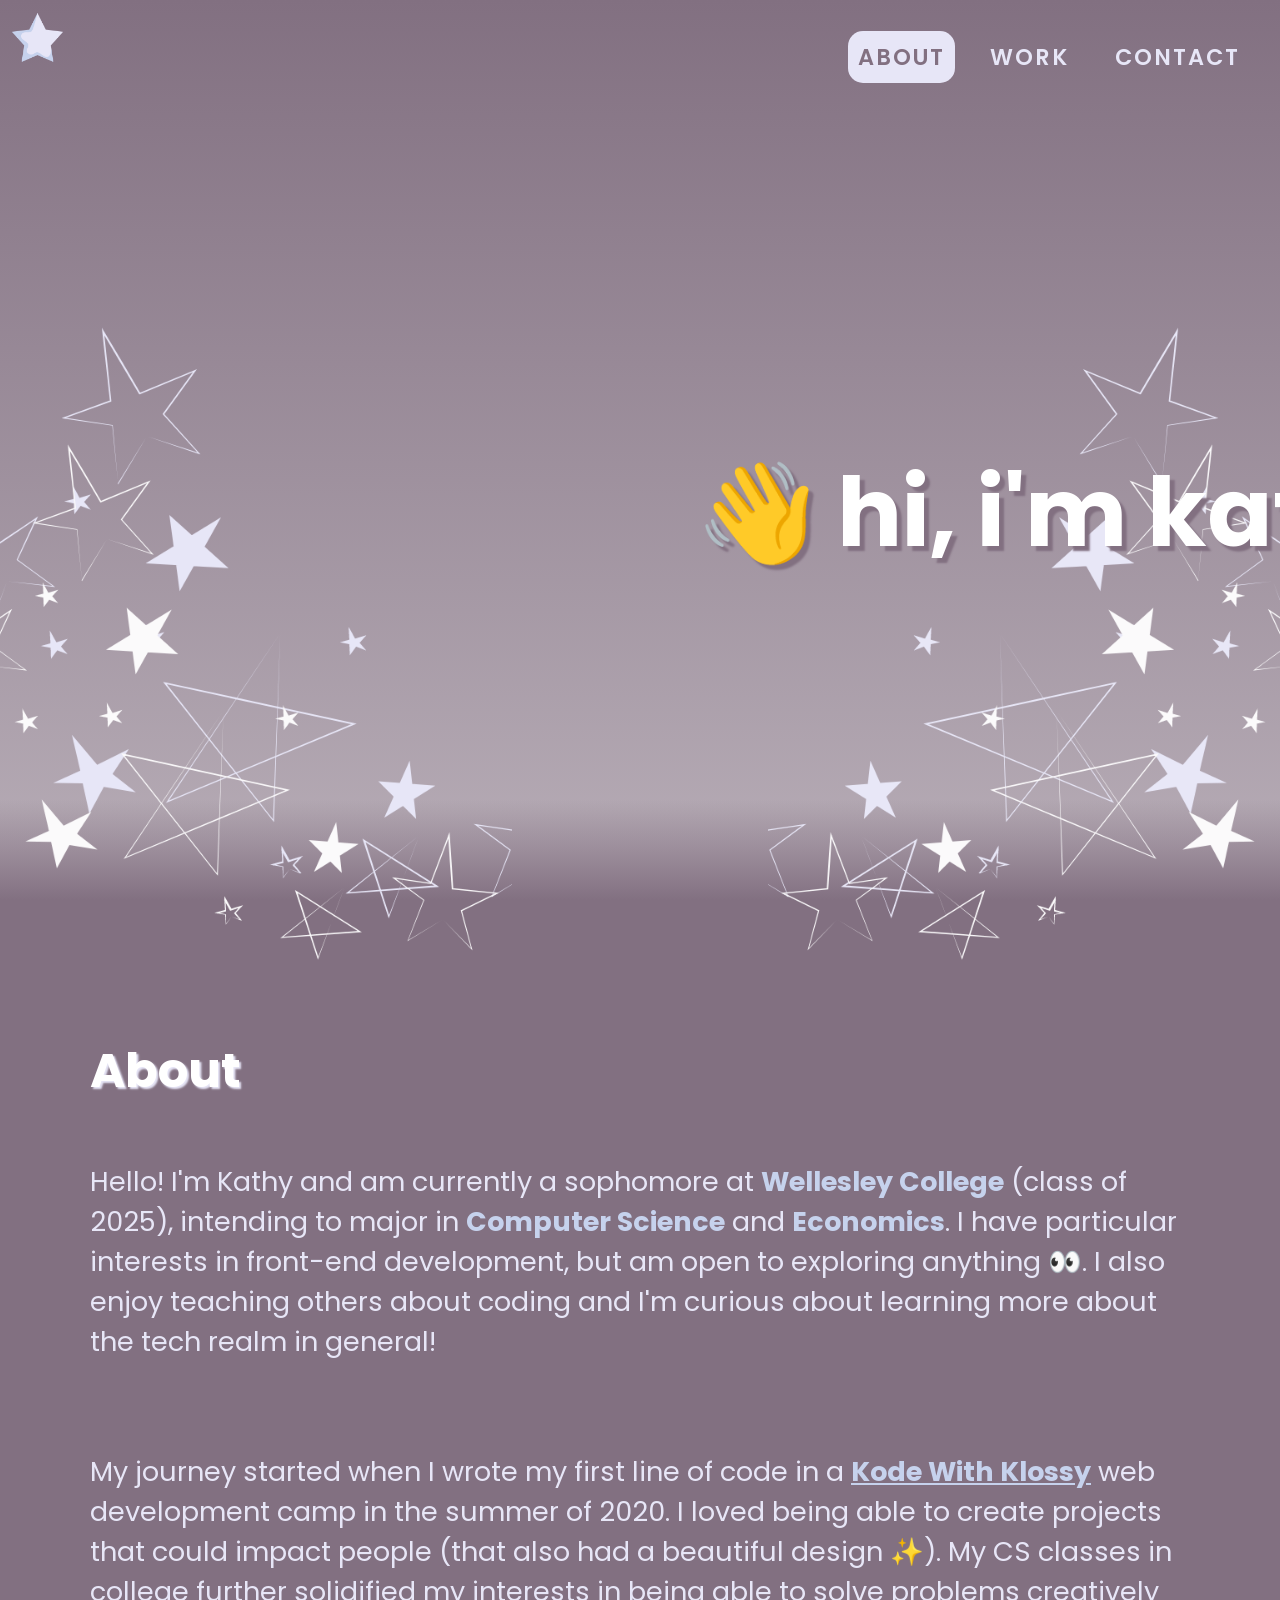
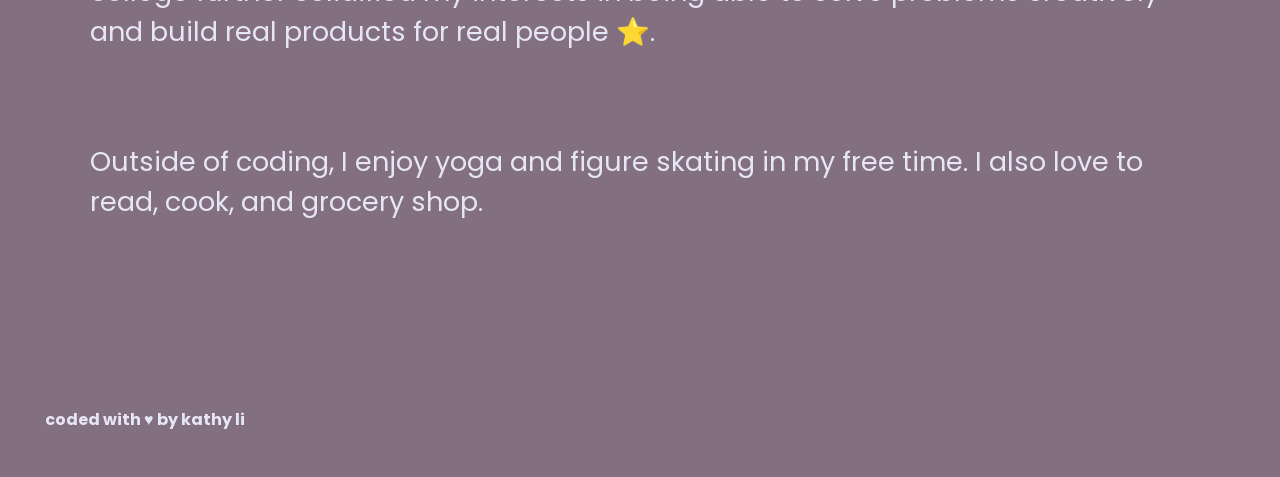
<file: index.html>
<!DOCTYPE html>
<html>

<head>
  <meta charset="utf-8">
  <meta name="viewport" content="width=device-width">
  <title>About</title>
  <link rel="icon" type="image/x-icon" href="starLogo.png">
  <link href="style.css" rel="stylesheet" type="text/css" />

  <link rel="preconnect" href="https://fonts.googleapis.com">
<link rel="preconnect" href="https://fonts.gstatic.com" crossorigin>
<link href="https://fonts.googleapis.com/css2?family=Poppins:wght@400;600&display=swap" rel="stylesheet">

  <script src="https://code.jquery.com/jquery-3.4.1.min.js"></script>

<!--   <meta name="viewport" content="width=device-width,initial-scale=1.0,maximum-scale=1.0,user-scalable=0">  -->
</head>

<body>
  <div class = 'desktop'>

  <header> 
    <a href = 'index.html' class = 'logo'><img src = "starLogo.png" width = "75" height = "75"></a>
    <div class = 'top'>
      <li> <a href = 'index.html' class = "about">About</a></li>
      <li> <a href = 'work.html' class = "other">Work</a></li>
      <li> <a href = 'contact.html' class = "other">Contact</a></li>
    </div>
  </header>

  <section>
    <img src = "starsLeft.png" id = "starLeft">

    <h2 id = "text">👋 hi, i'm kathy</h2>
    <img src = "starsRight.png" id = "starRight">
  </section>
  <div class = "sec">
    <h2>About</h2>
    <p>Hello! I'm Kathy and am currently a sophomore at <mark class = "textColor">Wellesley College</mark> (class of 2025), intending to major in <mark class = "textColor">Computer Science</mark> and <mark class = "textColor">Economics</mark>. I have particular interests in front-end development, but am open to exploring anything 👀. I also enjoy teaching others about coding and I'm curious about learning more about the tech realm in general! 
</p> 
    <p>My journey started when I wrote my first line of code in a <a href = "https://www.kodewithklossy.com/" target="_blank"class = "textColor">Kode With Klossy</a> web development camp in the summer of 2020. I loved being able to create projects that could impact people (that also had a beautiful design ✨). My CS classes in college further solidified my interests in being able to solve problems creatively and build real products for real people ⭐️. 
</p>

    <p>Outside of coding, I enjoy yoga and figure skating in my free time. I also love to read, cook, and grocery shop.</p>
  </div>
  
<!--   <script src="script.js"></script> -->
 <!--
This script places a badge on your repl's full-browser view back to your repl's cover page. Try various colors for the theme: dark, light, red, orange, yellow, lime, green, teal, blue, blurple, magenta, pink!
-->
<!-- <script src="https://replit.com/public/js/replit-badge.js" theme="blue" defer></script>  -->

  <script>
    let starLeft = document.getElementById('starLeft');
    let text = document.getElementById('text');
    let starRight = document.getElementById('starRight');
    // let header = document.querySelector('header');

    window.addEventListener('scroll', function() {
      let value = window.scrollY;
      starLeft.style.top = value * 0.15 + 'px';
      starRight.style.top = value  * 0.15 + 'px';
      text.style.marginRight = value  * 2 + 'px';
      text.style.marginTop = value  * 0.5 + 'px';
      // header.style.marginTop = value * 0.5 + 'px';
    })
  </script>
  </div>

  <footer>
    <br></br>
    <h4 class = "footerText">coded with ♥ by kathy li</h4>
  </footer>

</body>

</html>
</file>
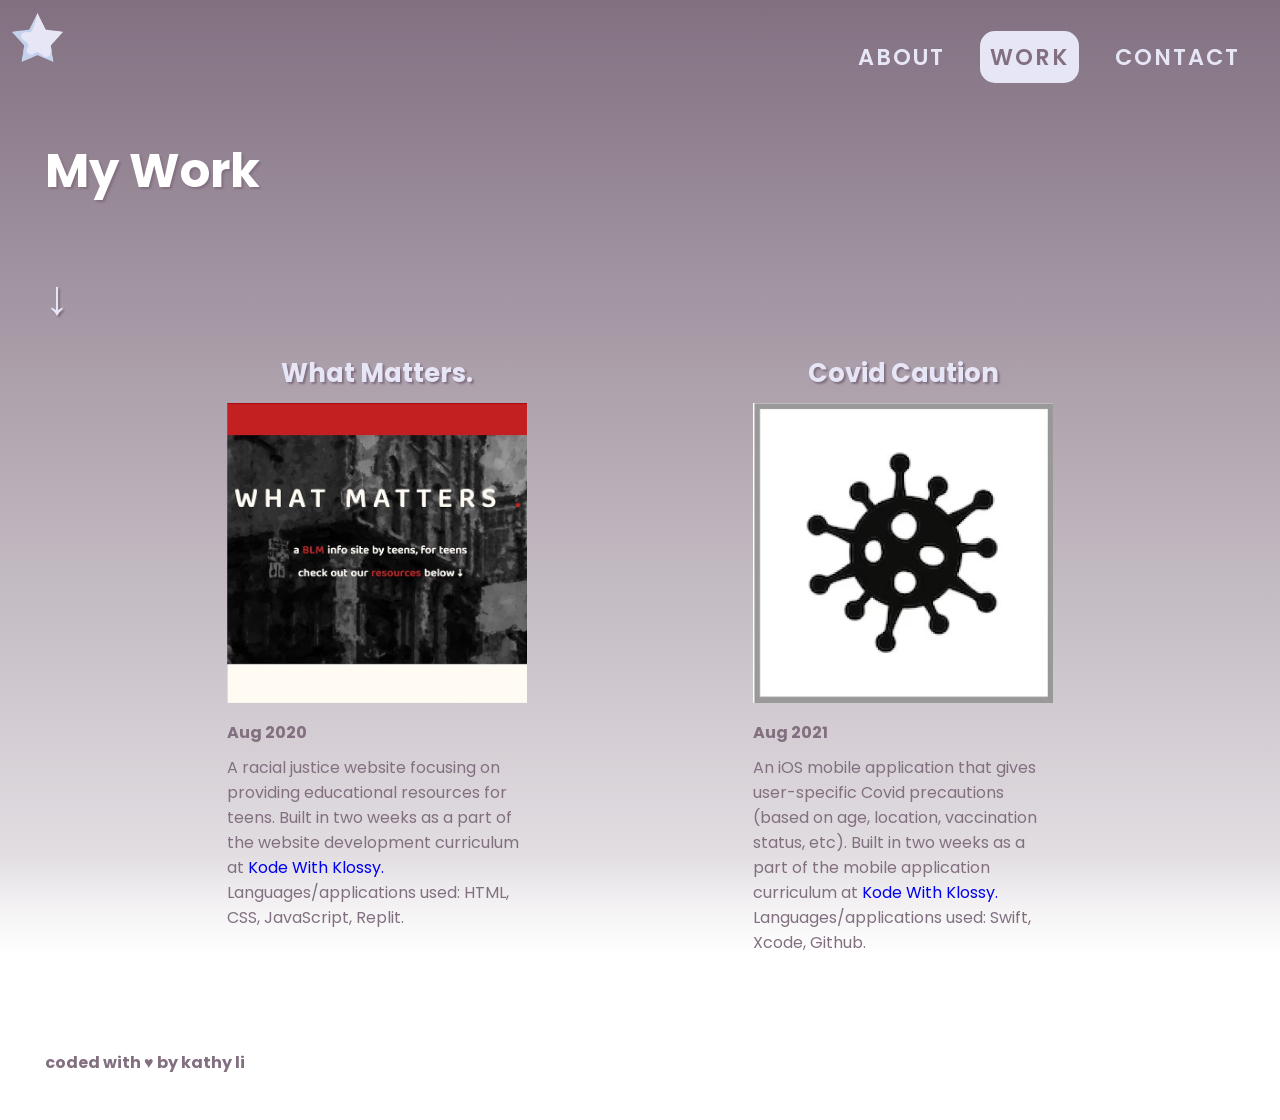
<file: work.html>
<!DOCTYPE html>
<html>

<head>
  <meta charset="utf-8">
  <meta name="viewport" content="width=device-width">
  <title>Work</title>
  <link rel="icon" type="image/x-icon" href="starLogo.png">
  <link href="work.css" rel="stylesheet" type="text/css" />

  <link rel="preconnect" href="https://fonts.googleapis.com">
<link rel="preconnect" href="https://fonts.gstatic.com" crossorigin>
<link href="https://fonts.googleapis.com/css2?family=Poppins:wght@400;600&display=swap" rel="stylesheet">
</head>

<body>

  <header> 
    <a href = 'index.html' class = 'logo'><img src = "starLogo.png" width = "75" height = "75"></a>
    <div class = 'top'>
      <li> <a href = 'index.html' class = "other">About</a></li>
      <li> <a href = 'work.html' class = "work">Work</a></li>
      <li> <a href = 'contact.html' class = "other">Contact</a></li>
    </div>
  </header>


  <h2>My Work</h2>
  <h2 class = "arrow">↓</h2>

<section class = "projects">
    
  <div class = "whatMatters project">

    <a href = "https://what-matters.katherineli3.repl.co/" target="_blank"> 
    <h3>What Matters.</h3>

        
    <img src = "whatMatters.png"></a>
    <h4>Aug 2020</h4>
    <p>A racial justice website focusing on providing educational resources for teens. Built in two weeks as a part of the website development curriculum at <a href = "https://www.kodewithklossy.com/">Kode With Klossy.</a> Languages/applications used: HTML, CSS, JavaScript, Replit.</p>

  </div>


  <div class = "covidCaution project">
      
    <a href = "https://docs.google.com/presentation/d/1UA5rtmE05UJpZx4jANxgtGmr2st7fs5jtGisoa3uYBI/edit?usp=sharing" target="_blank">
    <h3>Covid Caution</h3>
    
    <img src = "covidCaution.png"></a>
    <h4>Aug 2021</h4>
    <p>An iOS mobile application that gives user-specific Covid precautions (based on age, location, vaccination status, etc). Built in two weeks as a part of the mobile application curriculum at <a href = "https://www.kodewithklossy.com/"target="_blank">Kode With Klossy.</a> Languages/applications used: Swift, Xcode, Github.</p>

  </div>

    
</section>


</body>

<footer>
  <br></br>
  <h4 class = "footerText">coded with ♥ by kathy li</h4>
</footer>

</html>
</file>
<file: style.css>
/* html, body {
  height: 100%;
  width: 100%;
} */

/* stops horizontal scrolling (weird bars) on mobile */
html, body {
  overflow-x: hidden;
}
body {
  position: relative;
}

* {
  margin: 0;
  padding: 0;
  box-sizing: border-box;
  font-family: 'Poppins', sans-serif;
  scroll-behavior: smoothl
}

body {
  min-height: 100vh;
  background:linear-gradient(#827081, white);
}

header {
  position: absolute;
  width: 100%;
  padding: 40px 30px;
  display: flex;
  justify-content: space-between;
  justify-content: flex-end;
  align-items: center;
  z-index: 9000;
}

.logo {
  text-decoration: none;
  position: fixed;
  top: 0;
  left: 0;
}

header .top {
  display: flex;
/*   justify-content: center;
  align-items: center; */
}

header .top li {
  list-style: none;
  margin-left: 2vw;
}

header .top li a {
  text-decoration: none;
  padding: 10px 10px;
  font-weight: 600;
  text-transform: uppercase;
  letter-spacing: 2px;
  font-size: 1.75vw;
}

.about {
  color: #827081;
  background: #E7E6F7;
  border-radius: 15px;
}

.other {
  color: #E7E6F7;
}

.other:hover {
  background: #E7E6F7;
  color: #827081;
  border-radius: 15px;
  transition: 0.5s;
}

section {
  position: relative;
  height: 100vh;
  padding: 50px;
  display: flex;
  justify-content: center;
  align-items: center;
}

section::before {
  content: '';
  position: absolute;
  bottom: 0;
  width: 100%;
  height: 100px;
  background: linear-gradient(to top, #827081, transparent)
}

section img {
  position: absolute;
  top:0;
  width: 100%;
  height: 100%;
  object-fit: cover;
  margin-top: 150px;
}

#starLeft {
  z-index: 10;
  left: 0;
  width: 40%;
}

#starRight {
  width: 40%;
  right: 0px;
  z-index: 8;
}

#text{
  display: flex;
}
#text {
  position: relative;
  padding-top: 15vh;
  left: 45vh;
  color: white;
  text-shadow: 5px 5px 2px #827081;
  font-size: 7.5vw;
  font-size: 6em;
  z-index: 9;
  white-space: nowrap;
}

.sec {
  position: relative;
  padding: 5vh;
  background: #827081;
}

h2 {
  padding-top: 10vh;
  padding-left: 5vh;
  font-size: 3em;
  margin-bottom: 10px;
  color: white;
  text-shadow: 2px 2px 2px #E7E6F7;
}

.sec p {
  padding: 5vh;
  font-size: 3vh;
  color: #E7E6F7
}

.textColor {
  color: #c6d2ed;
  text-shadow: 5px 5px 2px #black;
  background: none;
  font-weight: 700;
}

@media screen and (orientation: portrait) {
   #text {
/*     font-size: 7.5vw; */
    white-space: revert;
    font-size: 4em;
    padding-top: 0;
  }
  
}

footer {
  background: #827081;
}

.footerText {
  padding: 5vh;
  color: #E7E6F7;
}
</file>
<file: work.css>
html, body {
  overflow-x: hidden;
}
body {
  position: relative;
}

* {
  margin: 0;
  padding: 0;
  box-sizing: border-box;
  font-family: 'Poppins', sans-serif;
  scroll-behavior: smoothl
}

body {
  min-height: 100vh;
  background:linear-gradient(#827081, white);
}

header {
  position: absolute;
  width: 100%;
  padding: 40px 30px;
  display: flex;
  justify-content: space-between;
  justify-content: flex-end;
  align-items: center;
  z-index: 9000;
}

.logo {
  text-decoration: none;
  position: fixed;
  top: 0;
  left: 0;
}

header .top {
  display: flex;
}

header .top li {
  list-style: none;
  margin-left: 2vw;
}

header .top li a {
  text-decoration: none;
  padding: 10px 10px;
  font-weight: 600;
  text-transform: uppercase;
  letter-spacing: 2px;
  font-size: 1.75vw;
}

.work {
  color: #827081;
  background: #E7E6F7;
  border-radius: 15px;
}

.other {
  color: #E7E6F7;
}

.other:hover {
  background: #E7E6F7;
  color: #827081;
  border-radius: 15px;
  transition: 0.5s;
}

h2 {
  padding-top: 15vh;
  padding-left: 5vh;
  font-size: 3em;
  margin-bottom: 10px;
  color: white;
  text-shadow: 2px 2px 2px #827081;
}

.arrow {
  padding-top: 5vh;
  padding-left: 5vh;
  font-size: 3em;
  color: #E7E6F7;
  animation: bounce 2s infinite;
}

@keyframes bounce {
  0%, 20%, 50%, 80%, 100% {
    transform: translateY(0);
  }
  40% {
    transform: translateY(-30px);
  }
  60% {
    transform: translateY(-15px);
  }
}

.projects {
  display: flex;
  flex-direction: row;
  flex-wrap: wrap;
  justify-content: space-evenly;
  position: relative;

}

.projects a {
  text-decoration: none;
}

.project {
  width: 300px;
  height: 100%;
  position: relative;
}

.project img{
  width: auto;
  height: 300px;
  object-fit: cover;
}

h3 {
  text-align: center;
  font-size: 1.6em;
  color: #E7E6F7;
  text-shadow: 2px 2px 2px #827081;
  padding: 10px;
}

h3:hover {
  text-decoration: underline;
}

h4 {
  padding: 10px 10px 10px 0px;
  color: #827081;
  font-weight: 2em;
}

p {
  color: #827081;
}

@media screen and (orientation: portrait) {
  .project {
    padding-top: 100px;
  }
}

footer {
  background: white;
}

section::before {
  content: '';
  position: absolute;
  bottom: 0;
  width: 100%;
  height: 100px;
  background: linear-gradient(to top, white, transparent)
}

.footerText {
  padding: 5vh;
  color: #827081;
}
</file>
